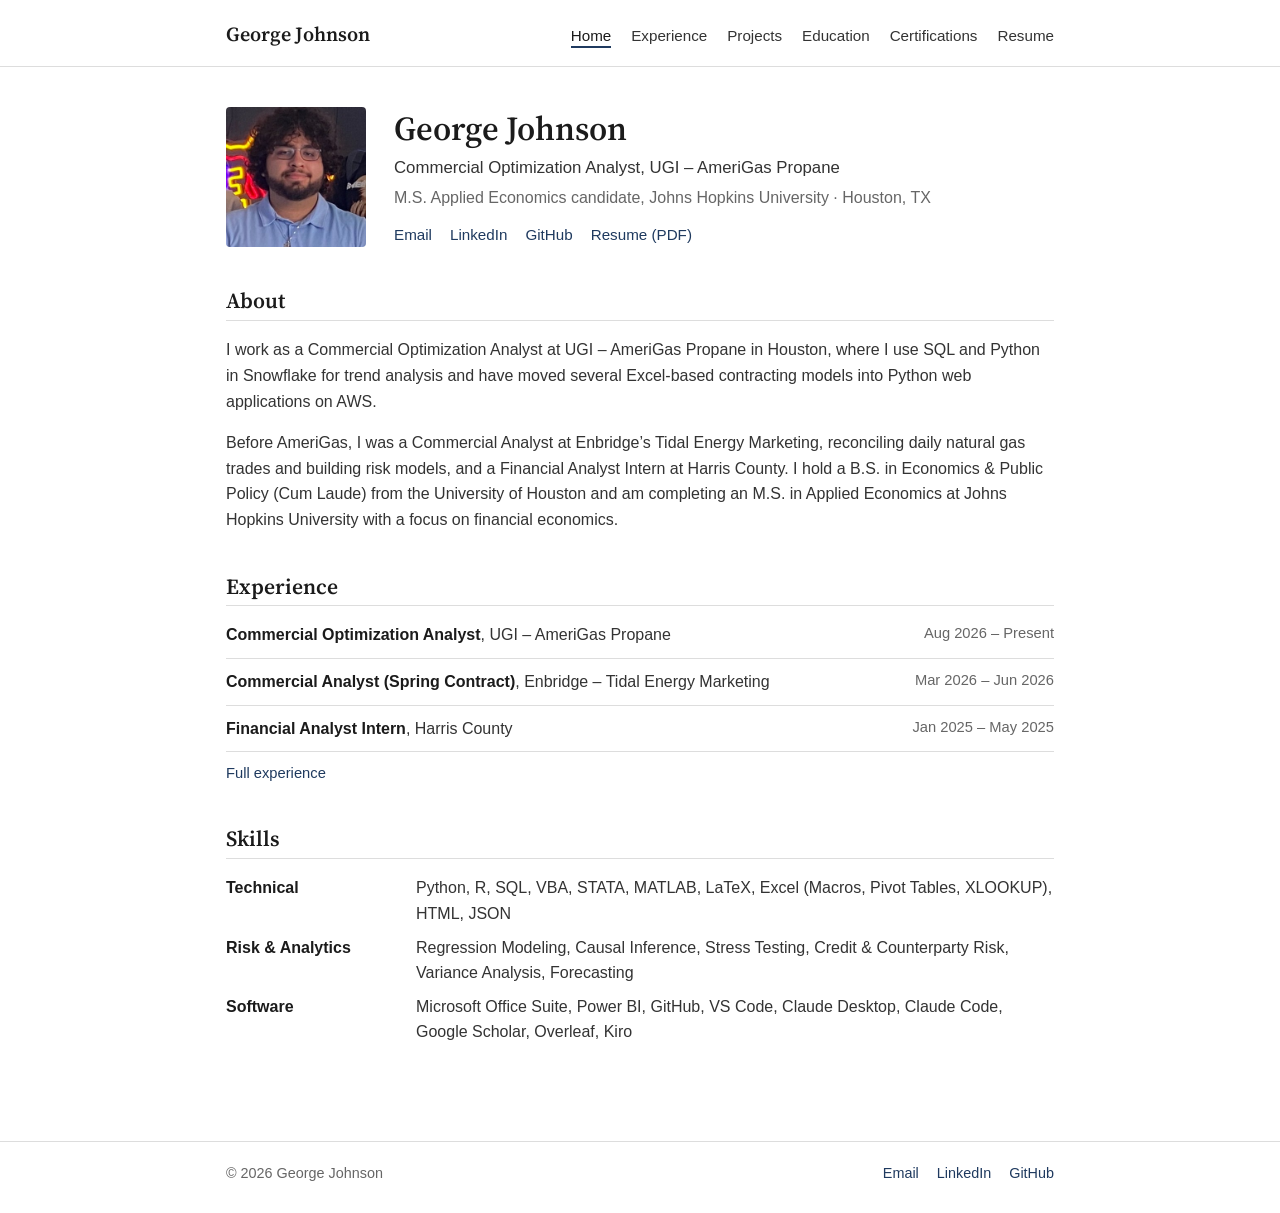
<file: index.html>
<!DOCTYPE html>
<html lang="en">
<head>
  <meta charset="UTF-8" />
  <meta name="viewport" content="width=device-width, initial-scale=1.0" />
  <title>George Johnson</title>
  <meta name="description" content="George Johnson — Commercial Optimization Analyst at UGI–AmeriGas Propane and M.S. Applied Economics candidate at Johns Hopkins University. Houston, TX." />
  <link rel="icon" href="data:image/svg+xml,%3Csvg xmlns='http://www.w3.org/2000/svg' viewBox='0 0 64 64'%3E%3Crect width='64' height='64' rx='6' fill='%231f3a5f'/%3E%3Ctext x='50%25' y='55%25' font-family='Georgia' font-size='30' fill='white' text-anchor='middle' dominant-baseline='middle'%3EGJ%3C/text%3E%3C/svg%3E" />
  <link rel="preconnect" href="https://fonts.googleapis.com" />
  <link rel="preconnect" href="https://fonts.gstatic.com" crossorigin />
  <link href="https://fonts.googleapis.com/css2?family=Source+Serif+4:wght@400;600&display=swap" rel="stylesheet" />
  <link rel="stylesheet" href="assets/css/style.css" />
</head>
<body>
  <a class="skip-link" href="#main">Skip to content</a>

  <header class="site-header">
    <div class="container">
      <a class="site-name" href="index.html">George Johnson</a>
      <nav class="site-nav" aria-label="Main">
        <ul>
          <li><a href="index.html">Home</a></li>
          <li><a href="experience.html">Experience</a></li>
          <li><a href="projects.html">Projects</a></li>
          <li><a href="education.html">Education</a></li>
          <li><a href="certifications.html">Certifications</a></li>
          <li><a href="resume.html">Resume</a></li>
        </ul>
      </nav>
    </div>
  </header>

  <main id="main">
    <div class="container">

      <section class="intro">
        <img src="assets/img/profile.jpg" alt="George Johnson" />
        <div>
          <h1>George Johnson</h1>
          <p class="role">Commercial Optimization Analyst, UGI &ndash; AmeriGas Propane</p>
          <p class="location">M.S. Applied Economics candidate, Johns Hopkins University &middot; Houston, TX</p>
          <p class="contact-links">
            <a href="mailto:george.johnson022004@gmail.com">Email</a>
            <a href="https://www.linkedin.com/in/george-thomas-johnson/" target="_blank" rel="noopener">LinkedIn</a>
            <a href="https://github.com/GeorgeJohnson04" target="_blank" rel="noopener">GitHub</a>
            <a href="assets/Resume_JohnsonGeorge.pdf" target="_blank" rel="noopener">Resume (PDF)</a>
          </p>
        </div>
      </section>

      <section class="section">
        <h2>About</h2>
        <p>
          I work as a Commercial Optimization Analyst at UGI &ndash; AmeriGas Propane in Houston, where I use
          SQL and Python in Snowflake for trend analysis and have moved several Excel-based contracting models
          into Python web applications on AWS.
        </p>
        <p>
          Before AmeriGas, I was a Commercial Analyst at Enbridge&rsquo;s Tidal Energy Marketing, reconciling daily
          natural gas trades and building risk models, and a Financial Analyst Intern at Harris County. I hold a
          B.S. in Economics &amp; Public Policy (Cum Laude) from the University of Houston and am completing an
          M.S. in Applied Economics at Johns Hopkins University with a focus on financial economics.
        </p>
      </section>

      <section class="section">
        <h2>Experience</h2>
        <ul class="summary-list">
          <li>
            <span class="what"><strong>Commercial Optimization Analyst</strong>, UGI &ndash; AmeriGas Propane</span>
            <span class="when">Aug 2026 &ndash; Present</span>
          </li>
          <li>
            <span class="what"><strong>Commercial Analyst (Spring Contract)</strong>, Enbridge &ndash; Tidal Energy Marketing</span>
            <span class="when">Mar 2026 &ndash; Jun 2026</span>
          </li>
          <li>
            <span class="what"><strong>Financial Analyst Intern</strong>, Harris County</span>
            <span class="when">Jan 2025 &ndash; May 2025</span>
          </li>
        </ul>
        <p class="entry-links"><a href="experience.html">Full experience</a></p>
      </section>

      <section class="section">
        <h2>Skills</h2>
        <dl class="skills">
          <dt>Technical</dt>
          <dd>Python, R, SQL, VBA, STATA, MATLAB, LaTeX, Excel (Macros, Pivot Tables, XLOOKUP), HTML, JSON</dd>
          <dt>Risk &amp; Analytics</dt>
          <dd>Regression Modeling, Causal Inference, Stress Testing, Credit &amp; Counterparty Risk, Variance Analysis, Forecasting</dd>
          <dt>Software</dt>
          <dd>Microsoft Office Suite, Power BI, GitHub, VS Code, Claude Desktop, Claude Code, Google Scholar, Overleaf, Kiro</dd>
        </dl>
      </section>

    </div>
  </main>

  <footer class="site-footer">
    <div class="container">
      <span>&copy; <span id="year">2026</span> George Johnson</span>
      <span class="footer-links">
        <a href="mailto:george.johnson022004@gmail.com">Email</a>
        <a href="https://www.linkedin.com/in/george-thomas-johnson/" target="_blank" rel="noopener">LinkedIn</a>
        <a href="https://github.com/GeorgeJohnson04" target="_blank" rel="noopener">GitHub</a>
      </span>
    </div>
  </footer>

  <script src="assets/js/main.js" defer></script>
</body>
</html>
</file>
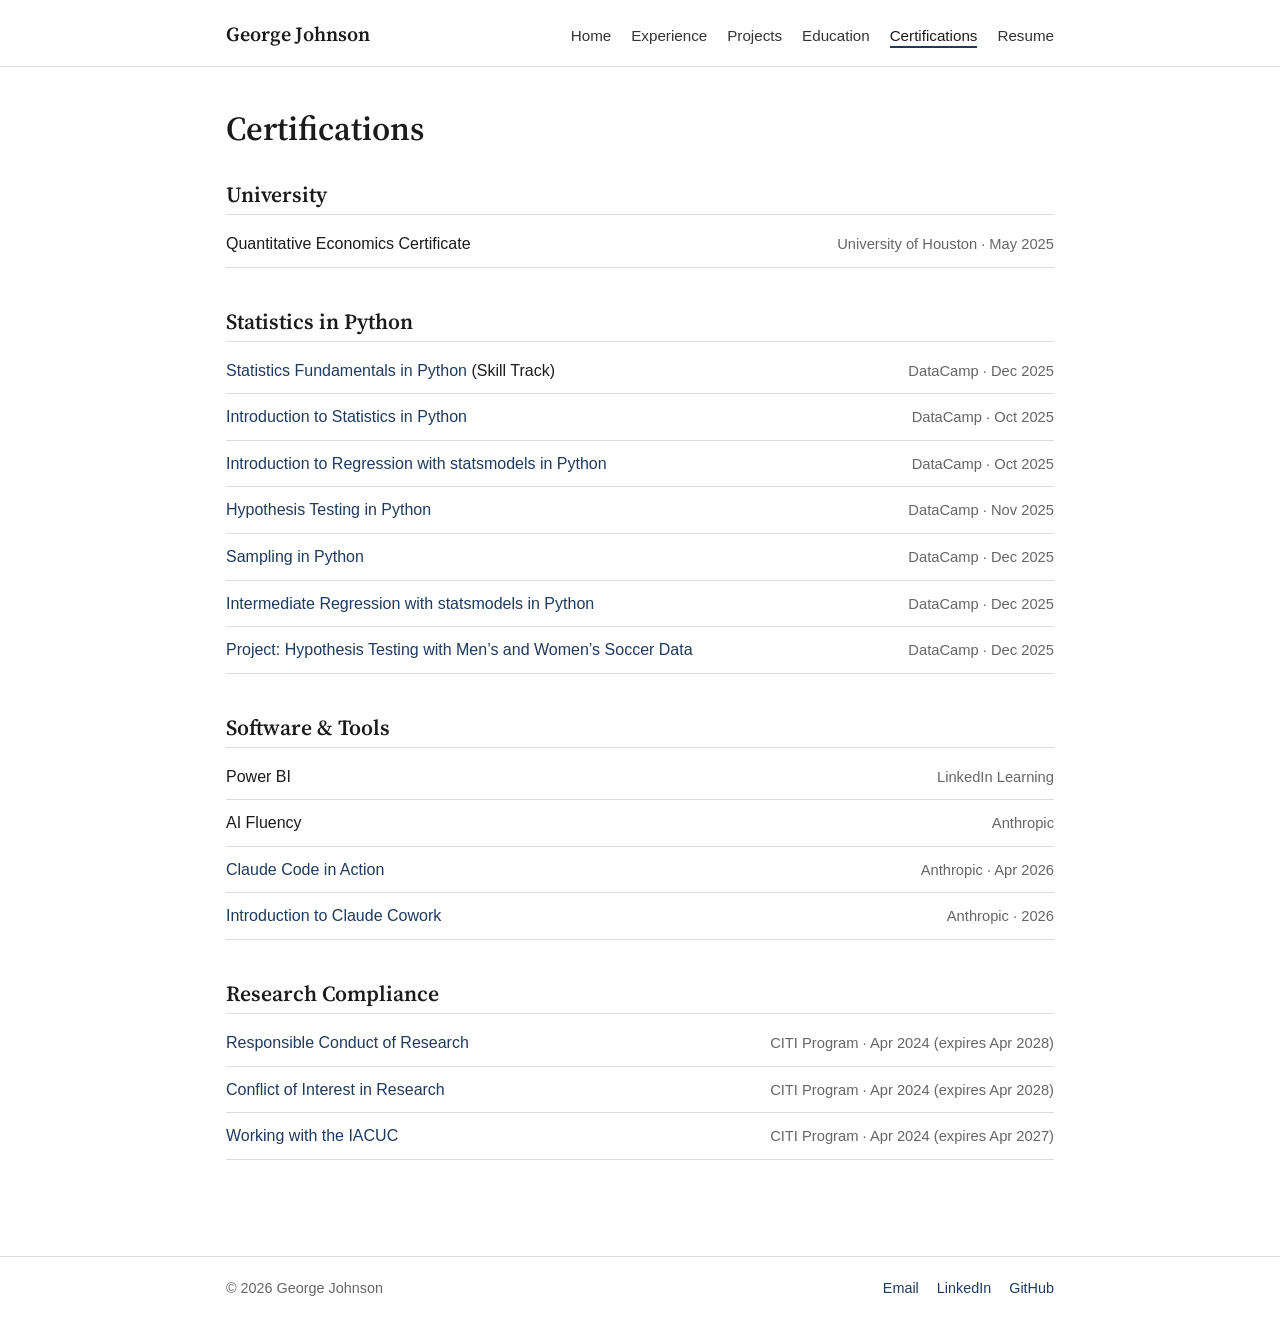
<file: certifications.html>
<!DOCTYPE html>
<html lang="en">
<head>
  <meta charset="UTF-8" />
  <meta name="viewport" content="width=device-width, initial-scale=1.0" />
  <title>Certifications — George Johnson</title>
  <meta name="description" content="Certifications of George Johnson — Quantitative Economics (University of Houston), DataCamp statistics in Python, Power BI, Anthropic, and CITI research compliance." />
  <link rel="icon" href="data:image/svg+xml,%3Csvg xmlns='http://www.w3.org/2000/svg' viewBox='0 0 64 64'%3E%3Crect width='64' height='64' rx='6' fill='%231f3a5f'/%3E%3Ctext x='50%25' y='55%25' font-family='Georgia' font-size='30' fill='white' text-anchor='middle' dominant-baseline='middle'%3EGJ%3C/text%3E%3C/svg%3E" />
  <link rel="preconnect" href="https://fonts.googleapis.com" />
  <link rel="preconnect" href="https://fonts.gstatic.com" crossorigin />
  <link href="https://fonts.googleapis.com/css2?family=Source+Serif+4:wght@400;600&display=swap" rel="stylesheet" />
  <link rel="stylesheet" href="assets/css/style.css" />
</head>
<body>
  <a class="skip-link" href="#main">Skip to content</a>

  <header class="site-header">
    <div class="container">
      <a class="site-name" href="index.html">George Johnson</a>
      <nav class="site-nav" aria-label="Main">
        <ul>
          <li><a href="index.html">Home</a></li>
          <li><a href="experience.html">Experience</a></li>
          <li><a href="projects.html">Projects</a></li>
          <li><a href="education.html">Education</a></li>
          <li><a href="certifications.html">Certifications</a></li>
          <li><a href="resume.html">Resume</a></li>
        </ul>
      </nav>
    </div>
  </header>

  <main id="main">
    <div class="container">

      <div class="page-title">
        <h1>Certifications</h1>
      </div>

      <section class="section">
        <h2>University</h2>
        <ul class="cert-list">
          <li>
            <span class="cert-name">Quantitative Economics Certificate</span>
            <span class="cert-meta">University of Houston &middot; May 2025</span>
          </li>
        </ul>
      </section>

      <section class="section">
        <h2>Statistics in Python</h2>
        <ul class="cert-list">
          <li>
            <span class="cert-name"><a href="Certifications/Data%20Camp%20Statistics%20Fundementals%20in%20Python.pdf" target="_blank" rel="noopener">Statistics Fundamentals in Python</a> (Skill Track)</span>
            <span class="cert-meta">DataCamp &middot; Dec 2025</span>
          </li>
          <li>
            <span class="cert-name"><a href="Certifications/Introduction%20to%20Stats%20in%20Python.pdf" target="_blank" rel="noopener">Introduction to Statistics in Python</a></span>
            <span class="cert-meta">DataCamp &middot; Oct 2025</span>
          </li>
          <li>
            <span class="cert-name"><a href="Certifications/Regression%20with%20statsmodels%20in%20Python%20George%20-%20Data%20Camp.pdf" target="_blank" rel="noopener">Introduction to Regression with statsmodels in Python</a></span>
            <span class="cert-meta">DataCamp &middot; Oct 2025</span>
          </li>
          <li>
            <span class="cert-name"><a href="Certifications/Hypothesis%20Testing%20in%20Python.pdf" target="_blank" rel="noopener">Hypothesis Testing in Python</a></span>
            <span class="cert-meta">DataCamp &middot; Nov 2025</span>
          </li>
          <li>
            <span class="cert-name"><a href="Certifications/Sampling%20in%20Python.pdf" target="_blank" rel="noopener">Sampling in Python</a></span>
            <span class="cert-meta">DataCamp &middot; Dec 2025</span>
          </li>
          <li>
            <span class="cert-name"><a href="Certifications/Intermediate%20Regression%20with%20Stats%20Models%20in%20Python.pdf" target="_blank" rel="noopener">Intermediate Regression with statsmodels in Python</a></span>
            <span class="cert-meta">DataCamp &middot; Dec 2025</span>
          </li>
          <li>
            <span class="cert-name"><a href="Certifications/DataCamp%20Project%20Statistics%20in%20Python.pdf" target="_blank" rel="noopener">Project: Hypothesis Testing with Men&rsquo;s and Women&rsquo;s Soccer Data</a></span>
            <span class="cert-meta">DataCamp &middot; Dec 2025</span>
          </li>
        </ul>
      </section>

      <section class="section">
        <h2>Software &amp; Tools</h2>
        <ul class="cert-list">
          <li>
            <span class="cert-name">Power BI</span>
            <span class="cert-meta">LinkedIn Learning</span>
          </li>
          <li>
            <span class="cert-name">AI Fluency</span>
            <span class="cert-meta">Anthropic</span>
          </li>
          <li>
            <span class="cert-name"><a href="Certifications/Claude%20Code%20in%20Action.pdf" target="_blank" rel="noopener">Claude Code in Action</a></span>
            <span class="cert-meta">Anthropic &middot; Apr 2026</span>
          </li>
          <li>
            <span class="cert-name"><a href="Certifications/Intro%20to%20claude%20Cowork.pdf" target="_blank" rel="noopener">Introduction to Claude Cowork</a></span>
            <span class="cert-meta">Anthropic &middot; 2026</span>
          </li>
        </ul>
      </section>

      <section class="section">
        <h2>Research Compliance</h2>
        <ul class="cert-list">
          <li>
            <span class="cert-name"><a href="Certifications/Conduct%20of%20Research%20Certification%20George%20Johnson.pdf" target="_blank" rel="noopener">Responsible Conduct of Research</a></span>
            <span class="cert-meta">CITI Program &middot; Apr 2024 (expires Apr 2028)</span>
          </li>
          <li>
            <span class="cert-name"><a href="Certifications/Conflict%20of%20Interest%20Certification%20George%20Johnson.pdf" target="_blank" rel="noopener">Conflict of Interest in Research</a></span>
            <span class="cert-meta">CITI Program &middot; Apr 2024 (expires Apr 2028)</span>
          </li>
          <li>
            <span class="cert-name"><a href="Certifications/IACUC%20Certification%20George%20Johnson.pdf" target="_blank" rel="noopener">Working with the IACUC</a></span>
            <span class="cert-meta">CITI Program &middot; Apr 2024 (expires Apr 2027)</span>
          </li>
        </ul>
      </section>

    </div>
  </main>

  <footer class="site-footer">
    <div class="container">
      <span>&copy; <span id="year">2026</span> George Johnson</span>
      <span class="footer-links">
        <a href="mailto:george.johnson022004@gmail.com">Email</a>
        <a href="https://www.linkedin.com/in/george-thomas-johnson/" target="_blank" rel="noopener">LinkedIn</a>
        <a href="https://github.com/GeorgeJohnson04" target="_blank" rel="noopener">GitHub</a>
      </span>
    </div>
  </footer>

  <script src="assets/js/main.js" defer></script>
</body>
</html>
</file>
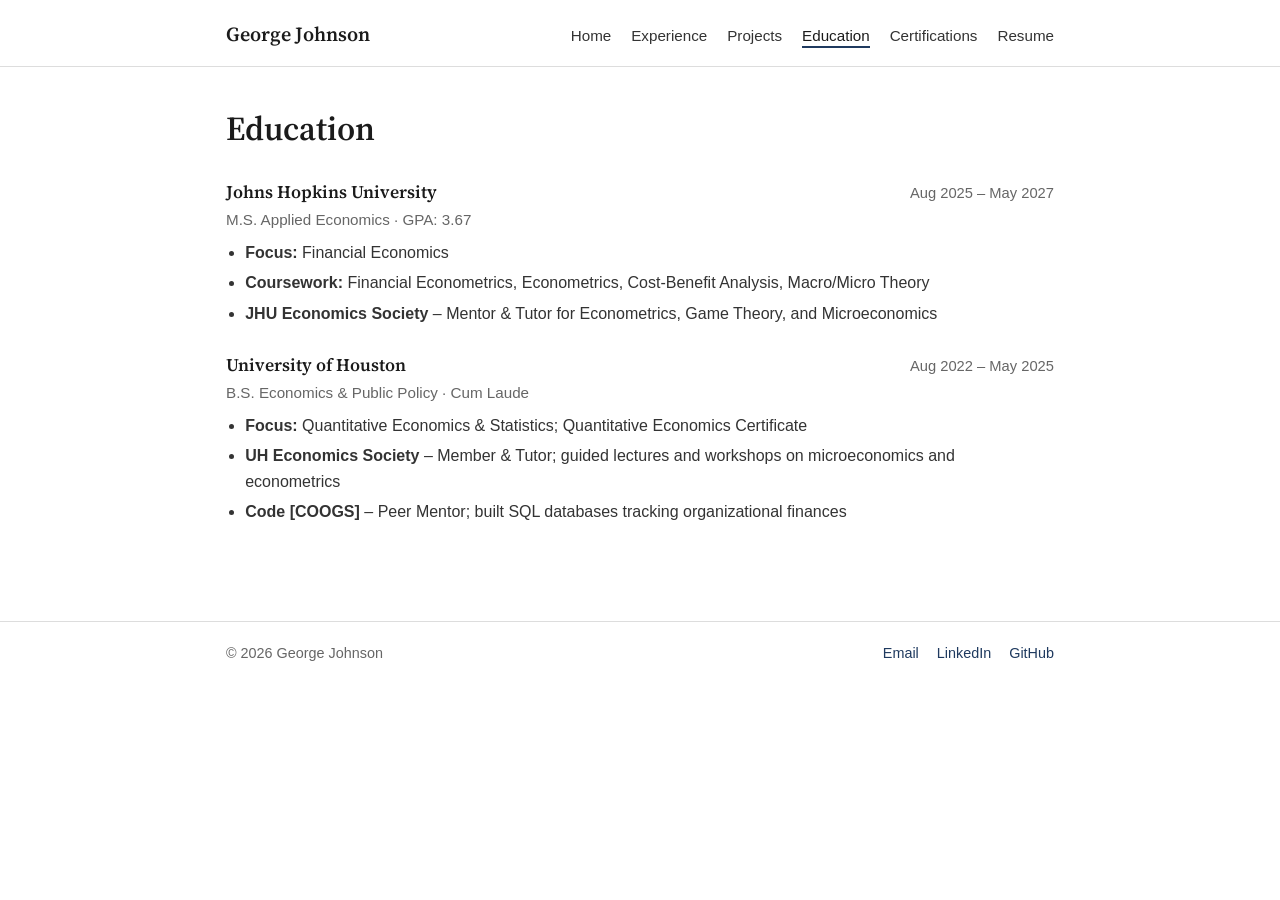
<file: education.html>
<!DOCTYPE html>
<html lang="en">
<head>
  <meta charset="UTF-8" />
  <meta name="viewport" content="width=device-width, initial-scale=1.0" />
  <title>Education — George Johnson</title>
  <meta name="description" content="Education of George Johnson — M.S. Applied Economics, Johns Hopkins University; B.S. Economics & Public Policy (Cum Laude), University of Houston." />
  <link rel="icon" href="data:image/svg+xml,%3Csvg xmlns='http://www.w3.org/2000/svg' viewBox='0 0 64 64'%3E%3Crect width='64' height='64' rx='6' fill='%231f3a5f'/%3E%3Ctext x='50%25' y='55%25' font-family='Georgia' font-size='30' fill='white' text-anchor='middle' dominant-baseline='middle'%3EGJ%3C/text%3E%3C/svg%3E" />
  <link rel="preconnect" href="https://fonts.googleapis.com" />
  <link rel="preconnect" href="https://fonts.gstatic.com" crossorigin />
  <link href="https://fonts.googleapis.com/css2?family=Source+Serif+4:wght@400;600&display=swap" rel="stylesheet" />
  <link rel="stylesheet" href="assets/css/style.css" />
</head>
<body>
  <a class="skip-link" href="#main">Skip to content</a>

  <header class="site-header">
    <div class="container">
      <a class="site-name" href="index.html">George Johnson</a>
      <nav class="site-nav" aria-label="Main">
        <ul>
          <li><a href="index.html">Home</a></li>
          <li><a href="experience.html">Experience</a></li>
          <li><a href="projects.html">Projects</a></li>
          <li><a href="education.html">Education</a></li>
          <li><a href="certifications.html">Certifications</a></li>
          <li><a href="resume.html">Resume</a></li>
        </ul>
      </nav>
    </div>
  </header>

  <main id="main">
    <div class="container">

      <div class="page-title">
        <h1>Education</h1>
      </div>

      <section class="section">
        <article class="entry">
          <div class="entry-head">
            <h3>Johns Hopkins University</h3>
            <span class="entry-dates">Aug 2025 &ndash; May 2027</span>
          </div>
          <p class="entry-sub">M.S. Applied Economics &middot; GPA: 3.67</p>
          <ul>
            <li><strong>Focus:</strong> Financial Economics</li>
            <li><strong>Coursework:</strong> Financial Econometrics, Econometrics, Cost-Benefit Analysis, Macro/Micro Theory</li>
            <li><strong>JHU Economics Society</strong> &ndash; Mentor &amp; Tutor for Econometrics, Game Theory, and Microeconomics</li>
          </ul>
        </article>

        <article class="entry">
          <div class="entry-head">
            <h3>University of Houston</h3>
            <span class="entry-dates">Aug 2022 &ndash; May 2025</span>
          </div>
          <p class="entry-sub">B.S. Economics &amp; Public Policy &middot; Cum Laude</p>
          <ul>
            <li><strong>Focus:</strong> Quantitative Economics &amp; Statistics; Quantitative Economics Certificate</li>
            <li><strong>UH Economics Society</strong> &ndash; Member &amp; Tutor; guided lectures and workshops on microeconomics and econometrics</li>
            <li><strong>Code [COOGS]</strong> &ndash; Peer Mentor; built SQL databases tracking organizational finances</li>
          </ul>
        </article>
      </section>

    </div>
  </main>

  <footer class="site-footer">
    <div class="container">
      <span>&copy; <span id="year">2026</span> George Johnson</span>
      <span class="footer-links">
        <a href="mailto:george.johnson022004@gmail.com">Email</a>
        <a href="https://www.linkedin.com/in/george-thomas-johnson/" target="_blank" rel="noopener">LinkedIn</a>
        <a href="https://github.com/GeorgeJohnson04" target="_blank" rel="noopener">GitHub</a>
      </span>
    </div>
  </footer>

  <script src="assets/js/main.js" defer></script>
</body>
</html>
</file>
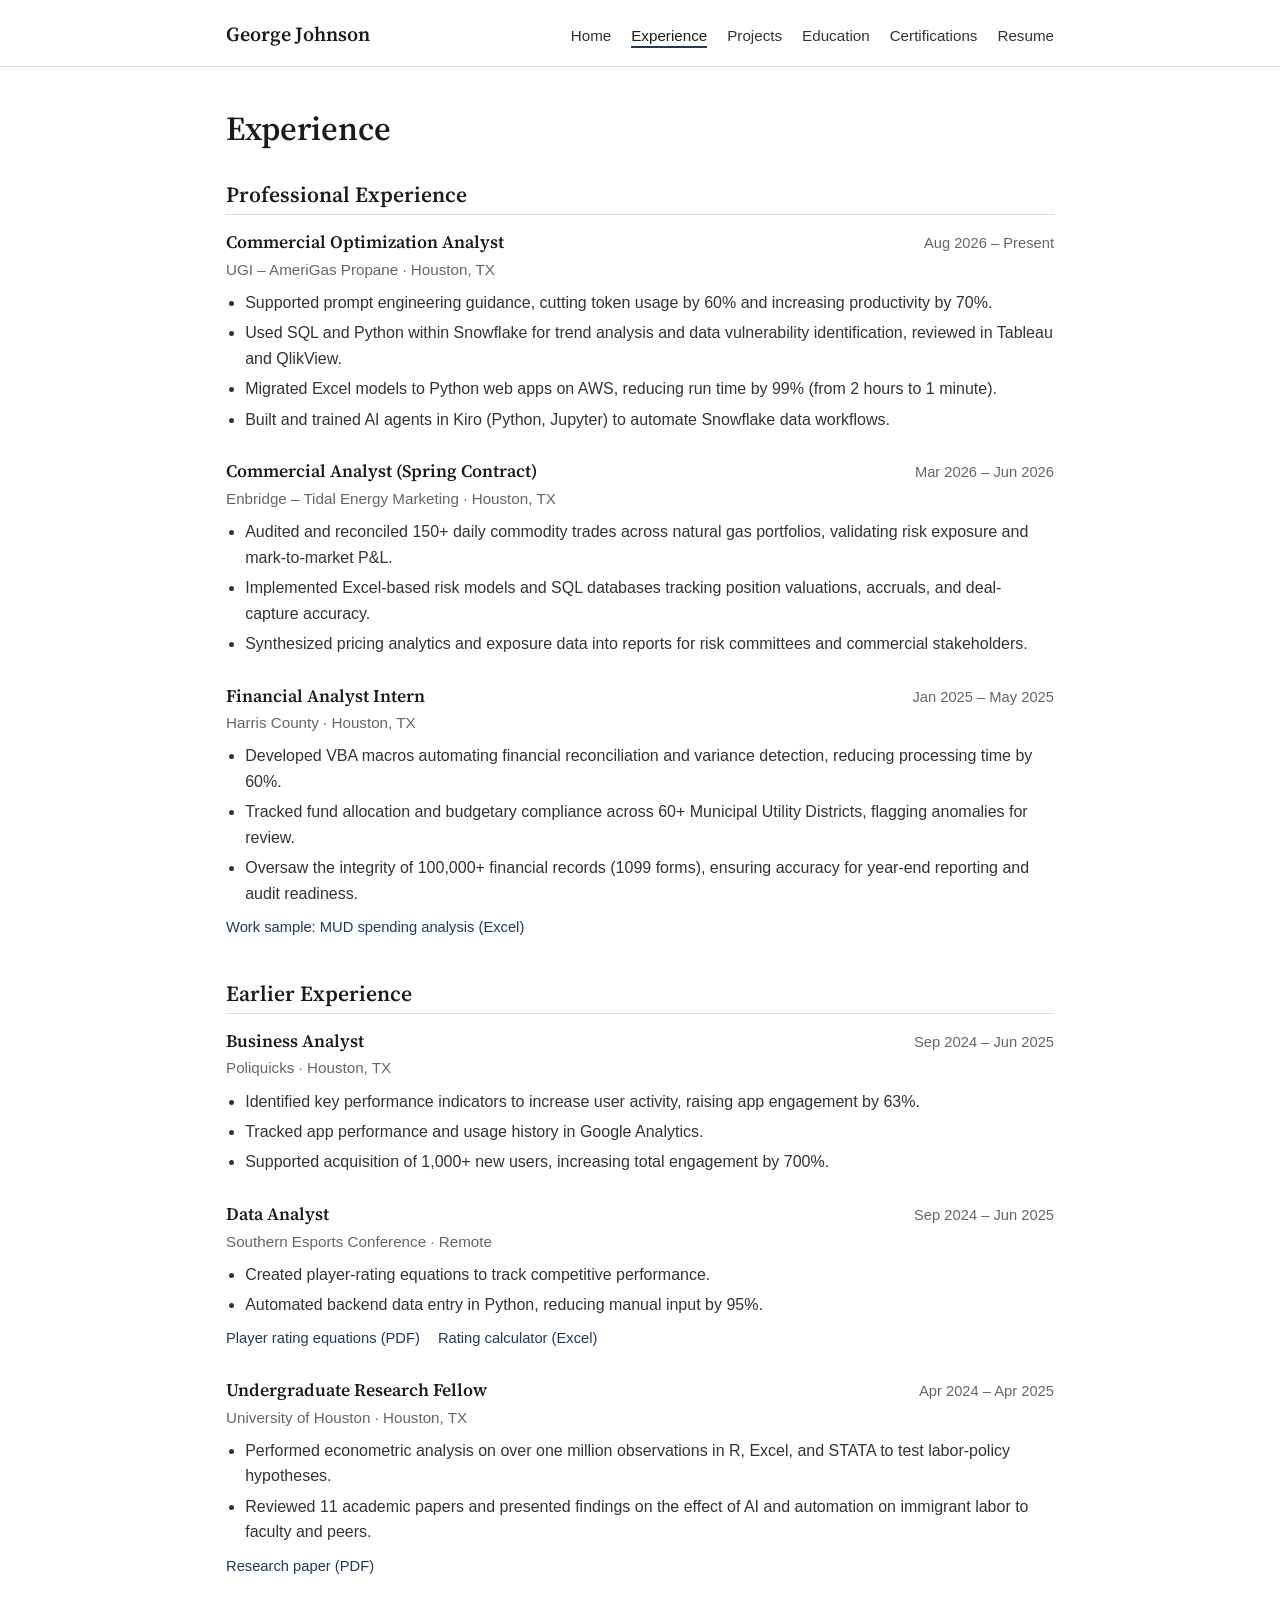
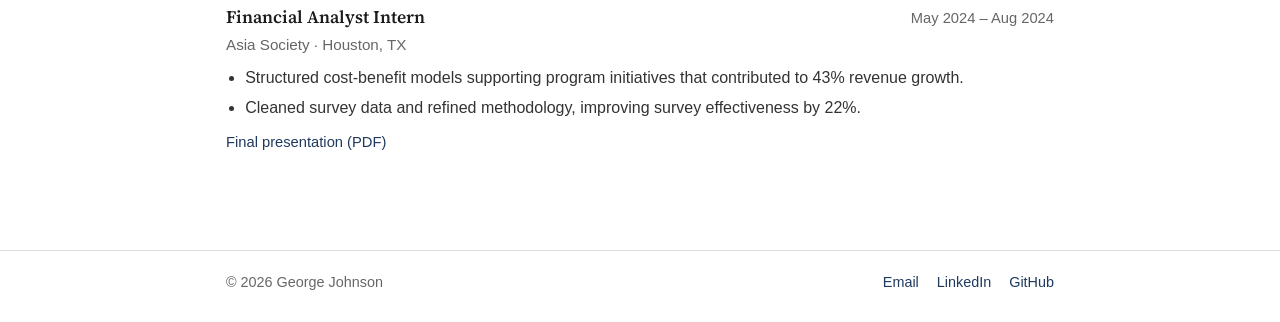
<file: experience.html>
<!DOCTYPE html>
<html lang="en">
<head>
  <meta charset="UTF-8" />
  <meta name="viewport" content="width=device-width, initial-scale=1.0" />
  <title>Experience — George Johnson</title>
  <meta name="description" content="Work experience of George Johnson — UGI–AmeriGas Propane, Enbridge Tidal Energy Marketing, and Harris County." />
  <link rel="icon" href="data:image/svg+xml,%3Csvg xmlns='http://www.w3.org/2000/svg' viewBox='0 0 64 64'%3E%3Crect width='64' height='64' rx='6' fill='%231f3a5f'/%3E%3Ctext x='50%25' y='55%25' font-family='Georgia' font-size='30' fill='white' text-anchor='middle' dominant-baseline='middle'%3EGJ%3C/text%3E%3C/svg%3E" />
  <link rel="preconnect" href="https://fonts.googleapis.com" />
  <link rel="preconnect" href="https://fonts.gstatic.com" crossorigin />
  <link href="https://fonts.googleapis.com/css2?family=Source+Serif+4:wght@400;600&display=swap" rel="stylesheet" />
  <link rel="stylesheet" href="assets/css/style.css" />
</head>
<body>
  <a class="skip-link" href="#main">Skip to content</a>

  <header class="site-header">
    <div class="container">
      <a class="site-name" href="index.html">George Johnson</a>
      <nav class="site-nav" aria-label="Main">
        <ul>
          <li><a href="index.html">Home</a></li>
          <li><a href="experience.html">Experience</a></li>
          <li><a href="projects.html">Projects</a></li>
          <li><a href="education.html">Education</a></li>
          <li><a href="certifications.html">Certifications</a></li>
          <li><a href="resume.html">Resume</a></li>
        </ul>
      </nav>
    </div>
  </header>

  <main id="main">
    <div class="container">

      <div class="page-title">
        <h1>Experience</h1>
      </div>

      <section class="section">
        <h2>Professional Experience</h2>

        <article class="entry">
          <div class="entry-head">
            <h3>Commercial Optimization Analyst</h3>
            <span class="entry-dates">Aug 2026 &ndash; Present</span>
          </div>
          <p class="entry-sub">UGI &ndash; AmeriGas Propane &middot; Houston, TX</p>
          <ul>
            <li>Supported prompt engineering guidance, cutting token usage by 60% and increasing productivity by 70%.</li>
            <li>Used SQL and Python within Snowflake for trend analysis and data vulnerability identification, reviewed in Tableau and QlikView.</li>
            <li>Migrated Excel models to Python web apps on AWS, reducing run time by 99% (from 2 hours to 1 minute).</li>
            <li>Built and trained AI agents in Kiro (Python, Jupyter) to automate Snowflake data workflows.</li>
          </ul>
        </article>

        <article class="entry">
          <div class="entry-head">
            <h3>Commercial Analyst (Spring Contract)</h3>
            <span class="entry-dates">Mar 2026 &ndash; Jun 2026</span>
          </div>
          <p class="entry-sub">Enbridge &ndash; Tidal Energy Marketing &middot; Houston, TX</p>
          <ul>
            <li>Audited and reconciled 150+ daily commodity trades across natural gas portfolios, validating risk exposure and mark-to-market P&amp;L.</li>
            <li>Implemented Excel-based risk models and SQL databases tracking position valuations, accruals, and deal-capture accuracy.</li>
            <li>Synthesized pricing analytics and exposure data into reports for risk committees and commercial stakeholders.</li>
          </ul>
        </article>

        <article class="entry">
          <div class="entry-head">
            <h3>Financial Analyst Intern</h3>
            <span class="entry-dates">Jan 2025 &ndash; May 2025</span>
          </div>
          <p class="entry-sub">Harris County &middot; Houston, TX</p>
          <ul>
            <li>Developed VBA macros automating financial reconciliation and variance detection, reducing processing time by 60%.</li>
            <li>Tracked fund allocation and budgetary compliance across 60+ Municipal Utility Districts, flagging anomalies for review.</li>
            <li>Oversaw the integrity of 100,000+ financial records (1099 forms), ensuring accuracy for year-end reporting and audit readiness.</li>
          </ul>
          <p class="entry-links">
            <a href="assets/work-samples/harris-county-mud-spending-analysis.xlsx" download>Work sample: MUD spending analysis (Excel)</a>
          </p>
        </article>
      </section>

      <section class="section">
        <h2>Earlier Experience</h2>

        <article class="entry">
          <div class="entry-head">
            <h3>Business Analyst</h3>
            <span class="entry-dates">Sep 2024 &ndash; Jun 2025</span>
          </div>
          <p class="entry-sub">Poliquicks &middot; Houston, TX</p>
          <ul>
            <li>Identified key performance indicators to increase user activity, raising app engagement by 63%.</li>
            <li>Tracked app performance and usage history in Google Analytics.</li>
            <li>Supported acquisition of 1,000+ new users, increasing total engagement by 700%.</li>
          </ul>
        </article>

        <article class="entry">
          <div class="entry-head">
            <h3>Data Analyst</h3>
            <span class="entry-dates">Sep 2024 &ndash; Jun 2025</span>
          </div>
          <p class="entry-sub">Southern Esports Conference &middot; Remote</p>
          <ul>
            <li>Created player-rating equations to track competitive performance.</li>
            <li>Automated backend data entry in Python, reducing manual input by 95%.</li>
          </ul>
          <p class="entry-links">
            <a href="assets/work-samples/sec-player-rating-equations.pdf" target="_blank" rel="noopener">Player rating equations (PDF)</a>
            <a href="assets/work-samples/sec-player-rating-calculator.xlsx" download>Rating calculator (Excel)</a>
          </p>
        </article>

        <article class="entry">
          <div class="entry-head">
            <h3>Undergraduate Research Fellow</h3>
            <span class="entry-dates">Apr 2024 &ndash; Apr 2025</span>
          </div>
          <p class="entry-sub">University of Houston &middot; Houston, TX</p>
          <ul>
            <li>Performed econometric analysis on over one million observations in R, Excel, and STATA to test labor-policy hypotheses.</li>
            <li>Reviewed 11 academic papers and presented findings on the effect of AI and automation on immigrant labor to faculty and peers.</li>
          </ul>
          <p class="entry-links">
            <a href="assets/work-samples/ai-automation-foreign-labor-research.pdf" target="_blank" rel="noopener">Research paper (PDF)</a>
          </p>
        </article>

        <article class="entry">
          <div class="entry-head">
            <h3>Financial Analyst Intern</h3>
            <span class="entry-dates">May 2024 &ndash; Aug 2024</span>
          </div>
          <p class="entry-sub">Asia Society &middot; Houston, TX</p>
          <ul>
            <li>Structured cost-benefit models supporting program initiatives that contributed to 43% revenue growth.</li>
            <li>Cleaned survey data and refined methodology, improving survey effectiveness by 22%.</li>
          </ul>
          <p class="entry-links">
            <a href="assets/work-samples/asia-society-final-presentation.pdf" target="_blank" rel="noopener">Final presentation (PDF)</a>
          </p>
        </article>
      </section>

    </div>
  </main>

  <footer class="site-footer">
    <div class="container">
      <span>&copy; <span id="year">2026</span> George Johnson</span>
      <span class="footer-links">
        <a href="mailto:george.johnson022004@gmail.com">Email</a>
        <a href="https://www.linkedin.com/in/george-thomas-johnson/" target="_blank" rel="noopener">LinkedIn</a>
        <a href="https://github.com/GeorgeJohnson04" target="_blank" rel="noopener">GitHub</a>
      </span>
    </div>
  </footer>

  <script src="assets/js/main.js" defer></script>
</body>
</html>
</file>
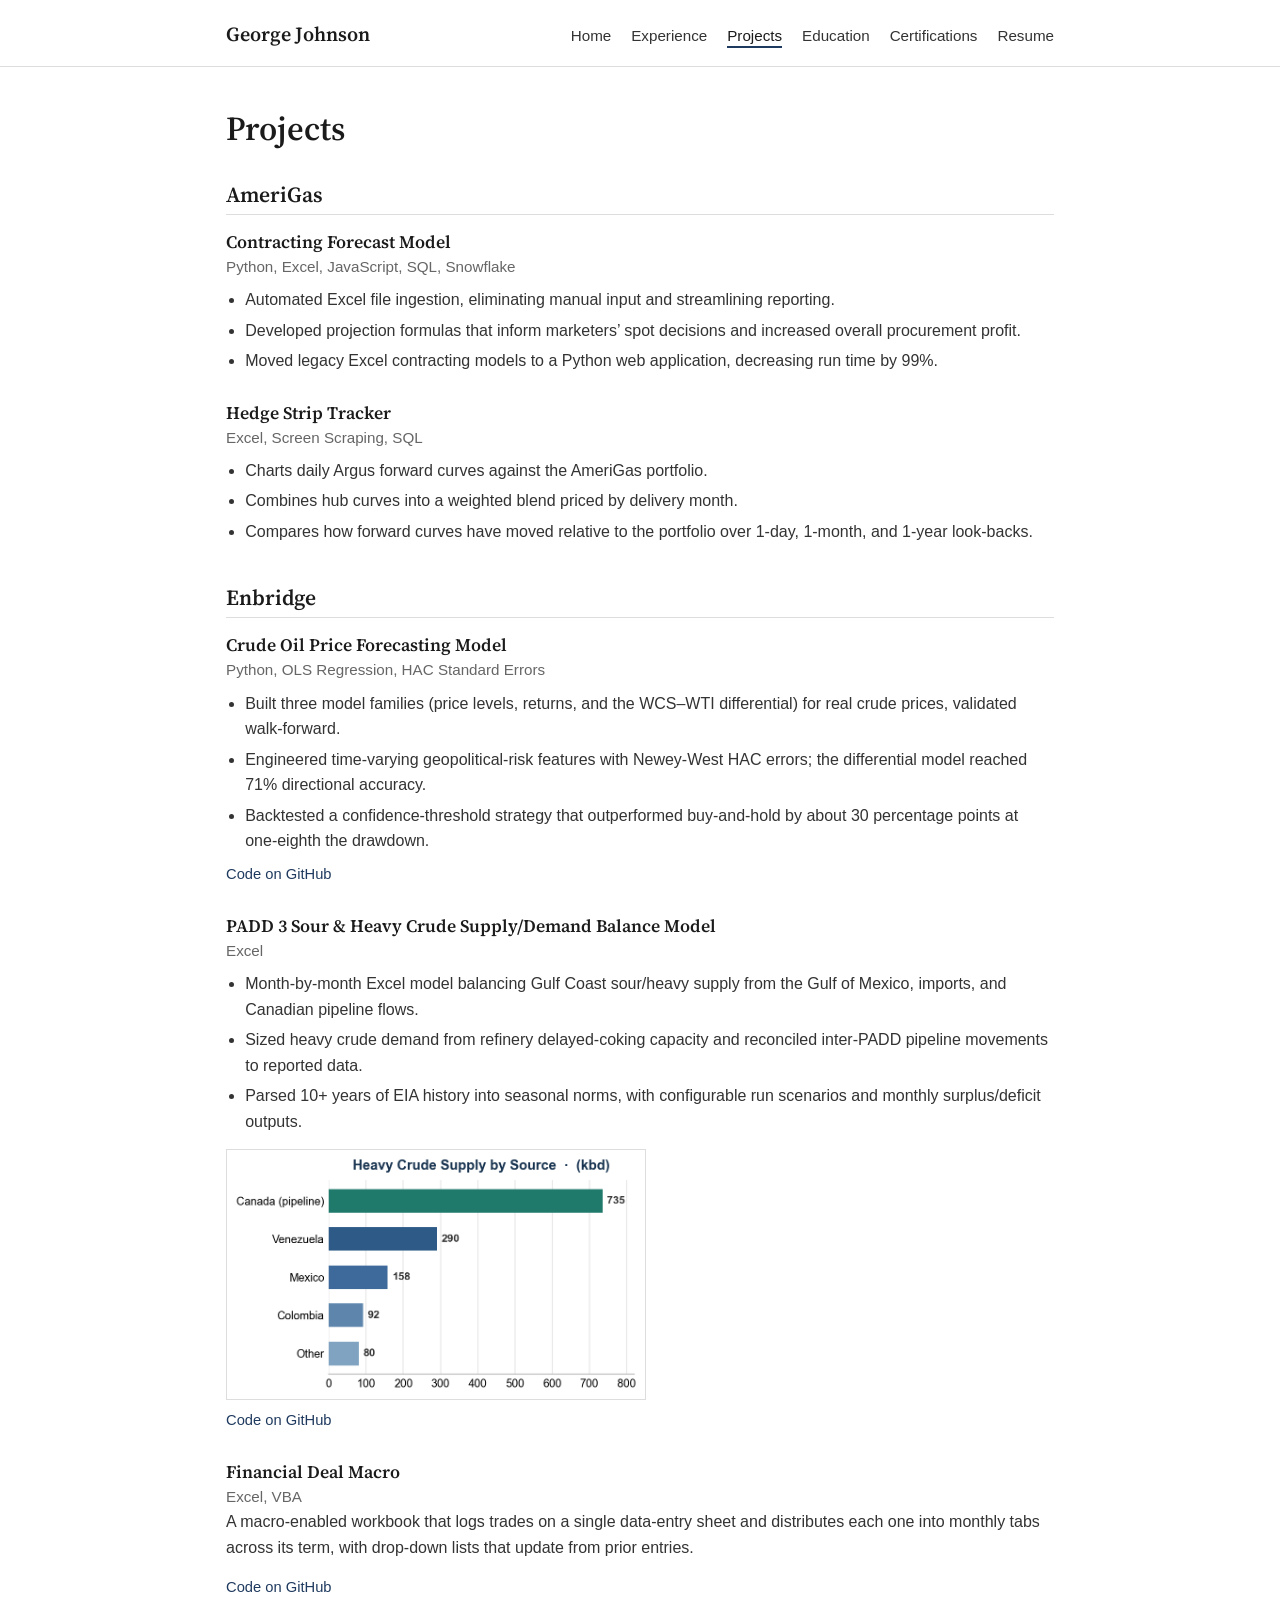
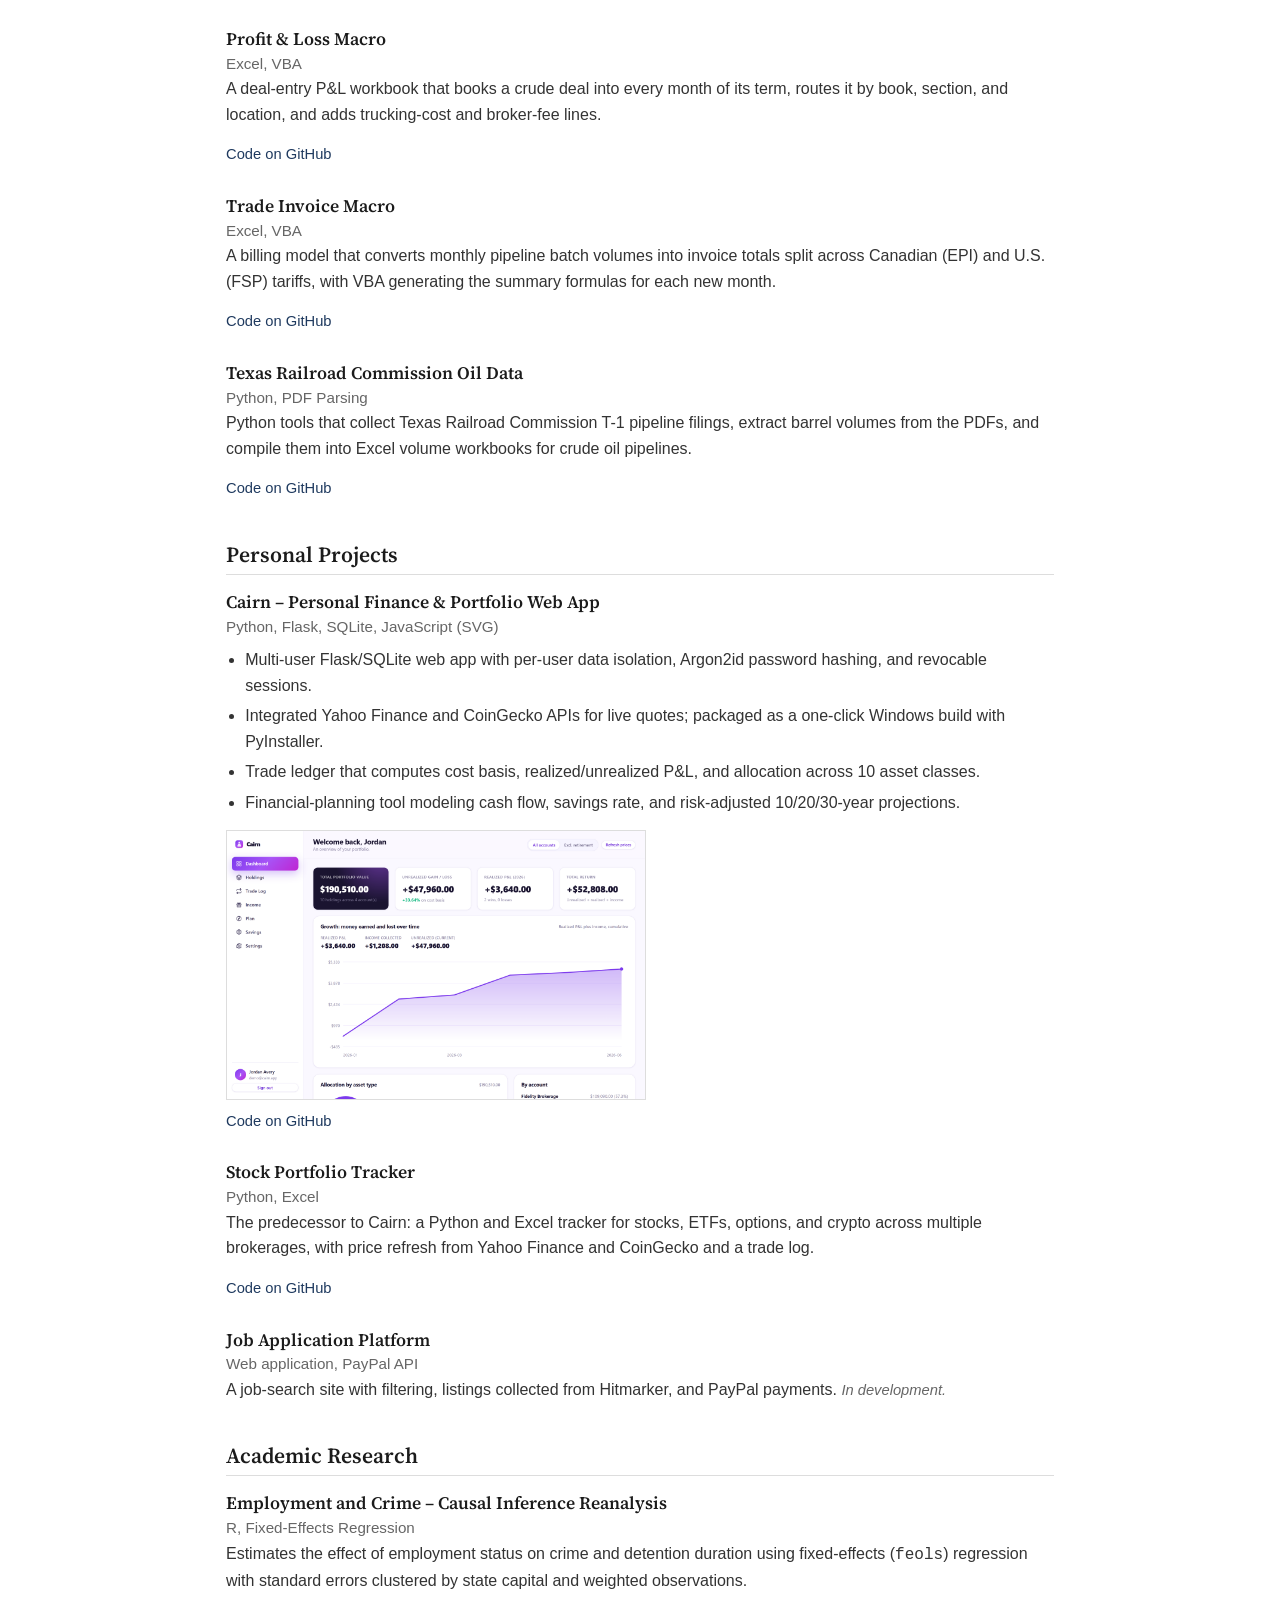
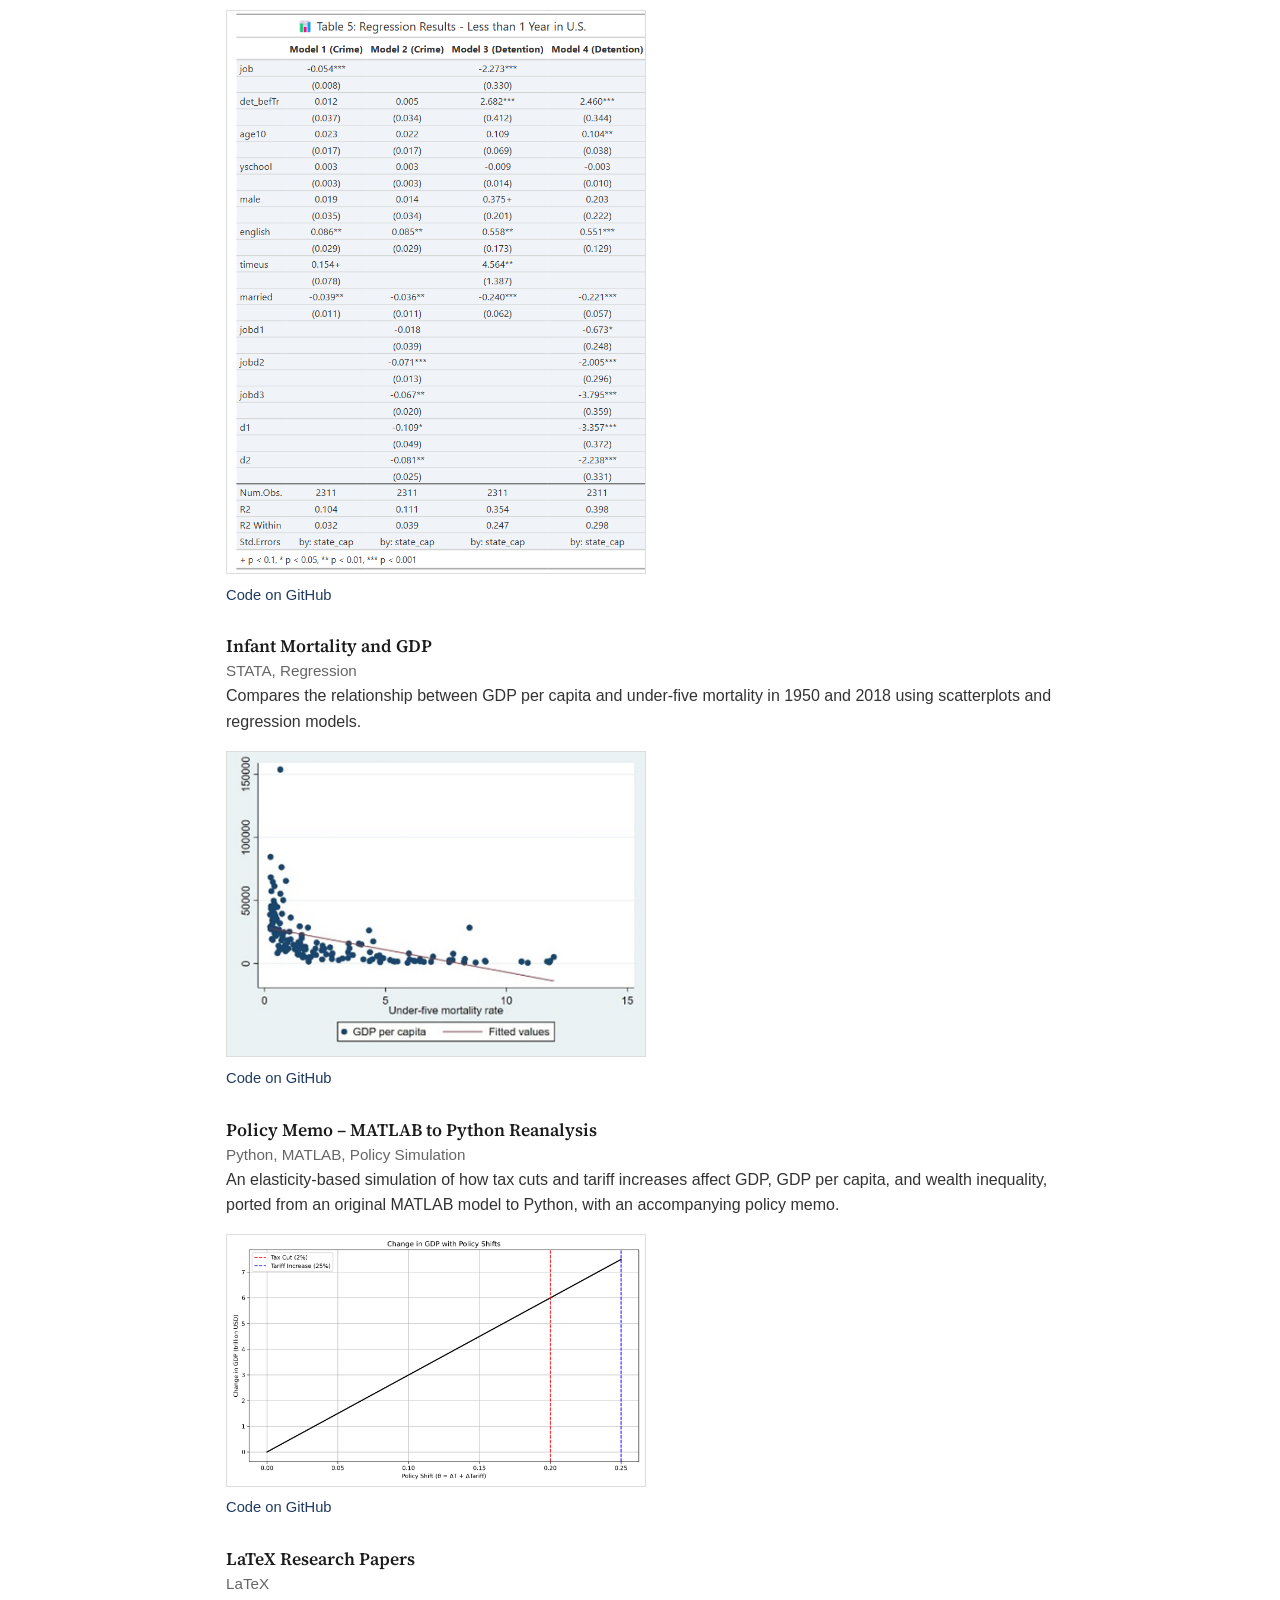
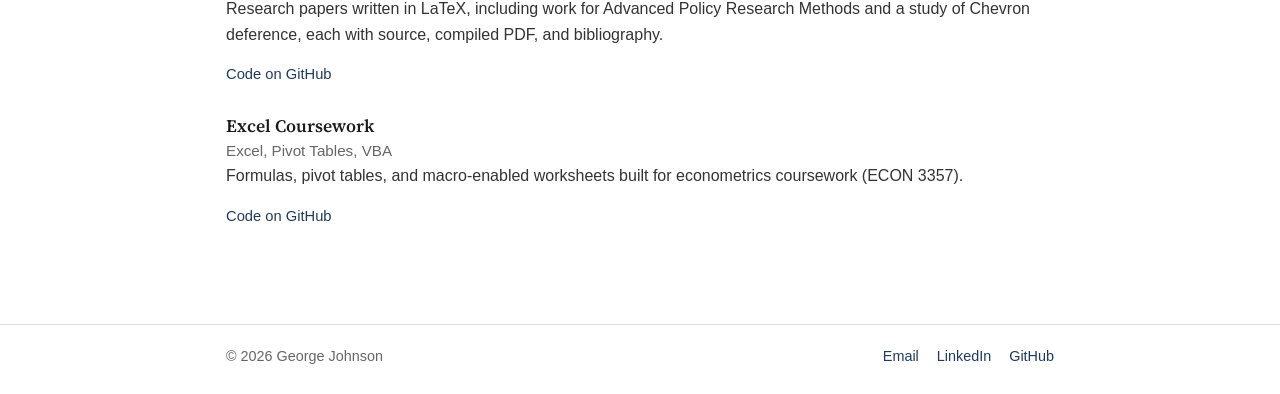
<file: projects.html>
<!DOCTYPE html>
<html lang="en">
<head>
  <meta charset="UTF-8" />
  <meta name="viewport" content="width=device-width, initial-scale=1.0" />
  <title>Projects — George Johnson</title>
  <meta name="description" content="Projects by George Johnson — forecasting and hedging models at AmeriGas, crude oil and supply/demand models at Enbridge, a personal finance web app, and econometric research." />
  <link rel="icon" href="data:image/svg+xml,%3Csvg xmlns='http://www.w3.org/2000/svg' viewBox='0 0 64 64'%3E%3Crect width='64' height='64' rx='6' fill='%231f3a5f'/%3E%3Ctext x='50%25' y='55%25' font-family='Georgia' font-size='30' fill='white' text-anchor='middle' dominant-baseline='middle'%3EGJ%3C/text%3E%3C/svg%3E" />
  <link rel="preconnect" href="https://fonts.googleapis.com" />
  <link rel="preconnect" href="https://fonts.gstatic.com" crossorigin />
  <link href="https://fonts.googleapis.com/css2?family=Source+Serif+4:wght@400;600&display=swap" rel="stylesheet" />
  <link rel="stylesheet" href="assets/css/style.css" />
</head>
<body>
  <a class="skip-link" href="#main">Skip to content</a>

  <header class="site-header">
    <div class="container">
      <a class="site-name" href="index.html">George Johnson</a>
      <nav class="site-nav" aria-label="Main">
        <ul>
          <li><a href="index.html">Home</a></li>
          <li><a href="experience.html">Experience</a></li>
          <li><a href="projects.html">Projects</a></li>
          <li><a href="education.html">Education</a></li>
          <li><a href="certifications.html">Certifications</a></li>
          <li><a href="resume.html">Resume</a></li>
        </ul>
      </nav>
    </div>
  </header>

  <main id="main">
    <div class="container">

      <div class="page-title">
        <h1>Projects</h1>
      </div>

      <!-- AmeriGas -->
      <section class="section">
        <h2>AmeriGas</h2>

        <article class="entry">
          <h3>Contracting Forecast Model</h3>
          <p class="entry-sub">Python, Excel, JavaScript, SQL, Snowflake</p>
          <ul>
            <li>Automated Excel file ingestion, eliminating manual input and streamlining reporting.</li>
            <li>Developed projection formulas that inform marketers&rsquo; spot decisions and increased overall procurement profit.</li>
            <li>Moved legacy Excel contracting models to a Python web application, decreasing run time by 99%.</li>
          </ul>
        </article>

        <article class="entry">
          <h3>Hedge Strip Tracker</h3>
          <p class="entry-sub">Excel, Screen Scraping, SQL</p>
          <ul>
            <li>Charts daily Argus forward curves against the AmeriGas portfolio.</li>
            <li>Combines hub curves into a weighted blend priced by delivery month.</li>
            <li>Compares how forward curves have moved relative to the portfolio over 1-day, 1-month, and 1-year look-backs.</li>
          </ul>
        </article>
      </section>

      <!-- Enbridge -->
      <section class="section">
        <h2>Enbridge</h2>

        <article class="entry">
          <h3>Crude Oil Price Forecasting Model</h3>
          <p class="entry-sub">Python, OLS Regression, HAC Standard Errors</p>
          <ul>
            <li>Built three model families (price levels, returns, and the WCS&ndash;WTI differential) for real crude prices, validated walk-forward.</li>
            <li>Engineered time-varying geopolitical-risk features with Newey-West HAC errors; the differential model reached 71% directional accuracy.</li>
            <li>Backtested a confidence-threshold strategy that outperformed buy-and-hold by about 30 percentage points at one-eighth the drawdown.</li>
          </ul>
          <p class="entry-links">
            <a href="https://github.com/GeorgeJohnson04/OLS-Crude-Oil-Model-Enbridge" target="_blank" rel="noopener">Code on GitHub</a>
          </p>
        </article>

        <article class="entry">
          <h3>PADD 3 Sour &amp; Heavy Crude Supply/Demand Balance Model</h3>
          <p class="entry-sub">Excel</p>
          <ul>
            <li>Month-by-month Excel model balancing Gulf Coast sour/heavy supply from the Gulf of Mexico, imports, and Canadian pipeline flows.</li>
            <li>Sized heavy crude demand from refinery delayed-coking capacity and reconciled inter-PADD pipeline movements to reported data.</li>
            <li>Parsed 10+ years of EIA history into seasonal norms, with configurable run scenarios and monthly surplus/deficit outputs.</li>
          </ul>
          <img class="entry-fig" src="assets/img/projects/padd3.png" alt="PADD 3 supply and demand chart" loading="lazy" />
          <p class="entry-links">
            <a href="https://github.com/GeorgeJohnson04/PADD-3-Supply-Demand-Balance-Model-Enbridge" target="_blank" rel="noopener">Code on GitHub</a>
          </p>
        </article>

        <article class="entry">
          <h3>Financial Deal Macro</h3>
          <p class="entry-sub">Excel, VBA</p>
          <p>A macro-enabled workbook that logs trades on a single data-entry sheet and distributes each one into monthly tabs across its term, with drop-down lists that update from prior entries.</p>
          <p class="entry-links">
            <a href="https://github.com/GeorgeJohnson04/Financial-Deal-Macro-Enbridge" target="_blank" rel="noopener">Code on GitHub</a>
          </p>
        </article>

        <article class="entry">
          <h3>Profit &amp; Loss Macro</h3>
          <p class="entry-sub">Excel, VBA</p>
          <p>A deal-entry P&amp;L workbook that books a crude deal into every month of its term, routes it by book, section, and location, and adds trucking-cost and broker-fee lines.</p>
          <p class="entry-links">
            <a href="https://github.com/GeorgeJohnson04/Enbridge-PNL-Macro" target="_blank" rel="noopener">Code on GitHub</a>
          </p>
        </article>

        <article class="entry">
          <h3>Trade Invoice Macro</h3>
          <p class="entry-sub">Excel, VBA</p>
          <p>A billing model that converts monthly pipeline batch volumes into invoice totals split across Canadian (EPI) and U.S. (FSP) tariffs, with VBA generating the summary formulas for each new month.</p>
          <p class="entry-links">
            <a href="https://github.com/GeorgeJohnson04/Trade-Invoice-Macro-Enbridge" target="_blank" rel="noopener">Code on GitHub</a>
          </p>
        </article>

        <article class="entry">
          <h3>Texas Railroad Commission Oil Data</h3>
          <p class="entry-sub">Python, PDF Parsing</p>
          <p>Python tools that collect Texas Railroad Commission T-1 pipeline filings, extract barrel volumes from the PDFs, and compile them into Excel volume workbooks for crude oil pipelines.</p>
          <p class="entry-links">
            <a href="https://github.com/GeorgeJohnson04/Texas-Railroad-Commission-Oil-Data-Enbridge" target="_blank" rel="noopener">Code on GitHub</a>
          </p>
        </article>
      </section>

      <!-- Personal -->
      <section class="section">
        <h2>Personal Projects</h2>

        <article class="entry">
          <h3>Cairn &ndash; Personal Finance &amp; Portfolio Web App</h3>
          <p class="entry-sub">Python, Flask, SQLite, JavaScript (SVG)</p>
          <ul>
            <li>Multi-user Flask/SQLite web app with per-user data isolation, Argon2id password hashing, and revocable sessions.</li>
            <li>Integrated Yahoo Finance and CoinGecko APIs for live quotes; packaged as a one-click Windows build with PyInstaller.</li>
            <li>Trade ledger that computes cost basis, realized/unrealized P&amp;L, and allocation across 10 asset classes.</li>
            <li>Financial-planning tool modeling cash flow, savings rate, and risk-adjusted 10/20/30-year projections.</li>
          </ul>
          <img class="entry-fig" src="assets/img/projects/cairnfinance.png" alt="Cairn dashboard" loading="lazy" />
          <p class="entry-links">
            <a href="https://github.com/GeorgeJohnson04/CairnFinance-App" target="_blank" rel="noopener">Code on GitHub</a>
          </p>
        </article>

        <article class="entry">
          <h3>Stock Portfolio Tracker</h3>
          <p class="entry-sub">Python, Excel</p>
          <p>The predecessor to Cairn: a Python and Excel tracker for stocks, ETFs, options, and crypto across multiple brokerages, with price refresh from Yahoo Finance and CoinGecko and a trade log.</p>
          <p class="entry-links">
            <a href="https://github.com/GeorgeJohnson04/stock-portfolio-tracker" target="_blank" rel="noopener">Code on GitHub</a>
          </p>
        </article>

        <article class="entry">
          <h3>Job Application Platform</h3>
          <p class="entry-sub">Web application, PayPal API</p>
          <p>A job-search site with filtering, listings collected from Hitmarker, and PayPal payments. <span class="status">In development.</span></p>
        </article>
      </section>

      <!-- Academic -->
      <section class="section">
        <h2>Academic Research</h2>

        <article class="entry">
          <h3>Employment and Crime &ndash; Causal Inference Reanalysis</h3>
          <p class="entry-sub">R, Fixed-Effects Regression</p>
          <p>Estimates the effect of employment status on crime and detention duration using fixed-effects (<code>feols</code>) regression with standard errors clustered by state capital and weighted observations.</p>
          <img class="entry-fig" src="assets/img/projects/employment-crime.png" alt="Employment and crime regression results" loading="lazy" />
          <p class="entry-links">
            <a href="https://github.com/GeorgeJohnson04/Employment-on-Crime-Reanlysis-Causal-Inference" target="_blank" rel="noopener">Code on GitHub</a>
          </p>
        </article>

        <article class="entry">
          <h3>Infant Mortality and GDP</h3>
          <p class="entry-sub">STATA, Regression</p>
          <p>Compares the relationship between GDP per capita and under-five mortality in 1950 and 2018 using scatterplots and regression models.</p>
          <img class="entry-fig" src="assets/img/projects/infant-mortality.png" alt="Infant mortality versus GDP scatterplot" loading="lazy" />
          <p class="entry-links">
            <a href="https://github.com/GeorgeJohnson04/STATA-Infant-Mortality-VS-GDP" target="_blank" rel="noopener">Code on GitHub</a>
          </p>
        </article>

        <article class="entry">
          <h3>Policy Memo &ndash; MATLAB to Python Reanalysis</h3>
          <p class="entry-sub">Python, MATLAB, Policy Simulation</p>
          <p>An elasticity-based simulation of how tax cuts and tariff increases affect GDP, GDP per capita, and wealth inequality, ported from an original MATLAB model to Python, with an accompanying policy memo.</p>
          <img class="entry-fig" src="assets/img/projects/trump-reanalysis.png" alt="Policy simulation GDP chart" loading="lazy" />
          <p class="entry-links">
            <a href="https://github.com/GeorgeJohnson04/Donald-Trump-MATLAB-to-Python-Reanalysis" target="_blank" rel="noopener">Code on GitHub</a>
          </p>
        </article>

        <article class="entry">
          <h3>LaTeX Research Papers</h3>
          <p class="entry-sub">LaTeX</p>
          <p>Research papers written in LaTeX, including work for Advanced Policy Research Methods and a study of Chevron deference, each with source, compiled PDF, and bibliography.</p>
          <p class="entry-links">
            <a href="https://github.com/GeorgeJohnson04/LaTeX-Experience" target="_blank" rel="noopener">Code on GitHub</a>
          </p>
        </article>

        <article class="entry">
          <h3>Excel Coursework</h3>
          <p class="entry-sub">Excel, Pivot Tables, VBA</p>
          <p>Formulas, pivot tables, and macro-enabled worksheets built for econometrics coursework (ECON 3357).</p>
          <p class="entry-links">
            <a href="https://github.com/GeorgeJohnson04/EXCEL-Proficiency" target="_blank" rel="noopener">Code on GitHub</a>
          </p>
        </article>
      </section>

    </div>
  </main>

  <footer class="site-footer">
    <div class="container">
      <span>&copy; <span id="year">2026</span> George Johnson</span>
      <span class="footer-links">
        <a href="mailto:george.johnson022004@gmail.com">Email</a>
        <a href="https://www.linkedin.com/in/george-thomas-johnson/" target="_blank" rel="noopener">LinkedIn</a>
        <a href="https://github.com/GeorgeJohnson04" target="_blank" rel="noopener">GitHub</a>
      </span>
    </div>
  </footer>

  <script src="assets/js/main.js" defer></script>
</body>
</html>
</file>
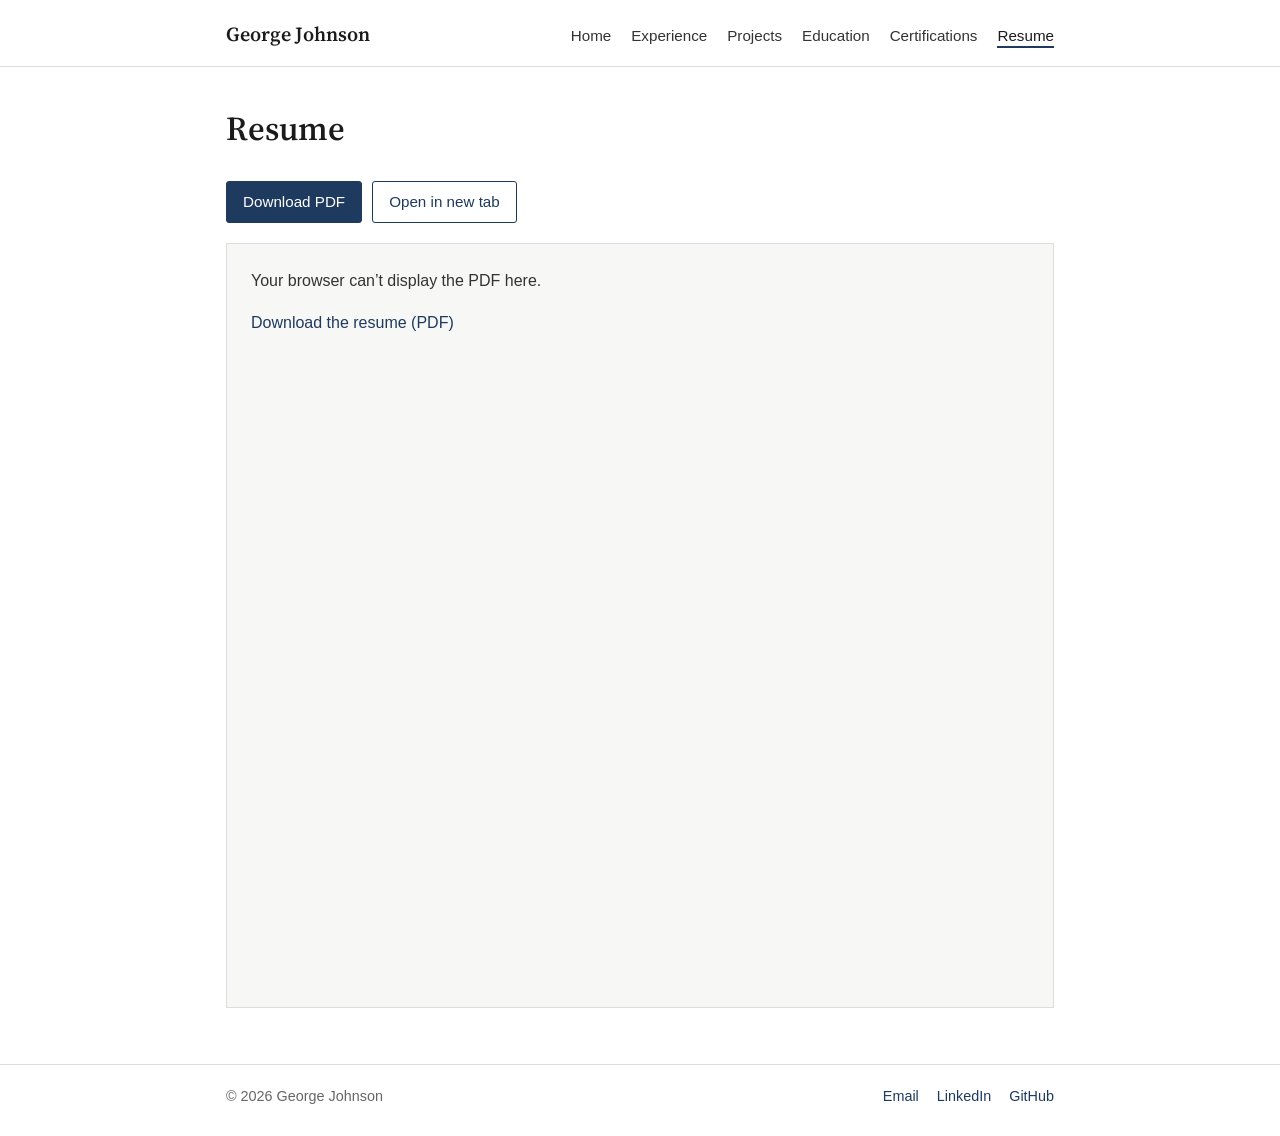
<file: resume.html>
<!DOCTYPE html>
<html lang="en">
<head>
  <meta charset="UTF-8" />
  <meta name="viewport" content="width=device-width, initial-scale=1.0" />
  <title>Resume — George Johnson</title>
  <meta name="description" content="Resume of George Johnson (PDF)." />
  <link rel="icon" href="data:image/svg+xml,%3Csvg xmlns='http://www.w3.org/2000/svg' viewBox='0 0 64 64'%3E%3Crect width='64' height='64' rx='6' fill='%231f3a5f'/%3E%3Ctext x='50%25' y='55%25' font-family='Georgia' font-size='30' fill='white' text-anchor='middle' dominant-baseline='middle'%3EGJ%3C/text%3E%3C/svg%3E" />
  <link rel="preconnect" href="https://fonts.googleapis.com" />
  <link rel="preconnect" href="https://fonts.gstatic.com" crossorigin />
  <link href="https://fonts.googleapis.com/css2?family=Source+Serif+4:wght@400;600&display=swap" rel="stylesheet" />
  <link rel="stylesheet" href="assets/css/style.css" />
</head>
<body>
  <a class="skip-link" href="#main">Skip to content</a>

  <header class="site-header">
    <div class="container">
      <a class="site-name" href="index.html">George Johnson</a>
      <nav class="site-nav" aria-label="Main">
        <ul>
          <li><a href="index.html">Home</a></li>
          <li><a href="experience.html">Experience</a></li>
          <li><a href="projects.html">Projects</a></li>
          <li><a href="education.html">Education</a></li>
          <li><a href="certifications.html">Certifications</a></li>
          <li><a href="resume.html">Resume</a></li>
        </ul>
      </nav>
    </div>
  </header>

  <main id="main">
    <div class="container">

      <div class="page-title">
        <h1>Resume</h1>
      </div>

      <div class="resume-actions">
        <a class="button primary" href="assets/Resume_JohnsonGeorge.pdf" download>Download PDF</a>
        <a class="button" href="assets/Resume_JohnsonGeorge.pdf" target="_blank" rel="noopener">Open in new tab</a>
      </div>

      <div class="resume-frame">
        <object data="assets/Resume_JohnsonGeorge.pdf" type="application/pdf" aria-label="Resume of George Johnson">
          <div class="resume-fallback">
            <p>Your browser can&rsquo;t display the PDF here.</p>
            <p><a href="assets/Resume_JohnsonGeorge.pdf">Download the resume (PDF)</a></p>
          </div>
        </object>
      </div>

    </div>
  </main>

  <footer class="site-footer">
    <div class="container">
      <span>&copy; <span id="year">2026</span> George Johnson</span>
      <span class="footer-links">
        <a href="mailto:george.johnson022004@gmail.com">Email</a>
        <a href="https://www.linkedin.com/in/george-thomas-johnson/" target="_blank" rel="noopener">LinkedIn</a>
        <a href="https://github.com/GeorgeJohnson04" target="_blank" rel="noopener">GitHub</a>
      </span>
    </div>
  </footer>

  <script src="assets/js/main.js" defer></script>
</body>
</html>
</file>
<file: assets/css/style.css>
/* George Johnson — site styles */

:root {
  --ink: #1b1b1b;
  --text: #333;
  --muted: #666;
  --rule: #dddddd;
  --bg: #ffffff;
  --bg-alt: #f7f7f5;
  --accent: #1f3a5f;
  --serif: "Source Serif 4", Georgia, "Times New Roman", serif;
  --sans: -apple-system, "Segoe UI", "Helvetica Neue", Arial, sans-serif;
  --width: 860px;
}

*, *::before, *::after { box-sizing: border-box; }

html { -webkit-text-size-adjust: 100%; }

body {
  margin: 0;
  background: var(--bg);
  color: var(--text);
  font-family: var(--sans);
  font-size: 16px;
  line-height: 1.6;
}

img { max-width: 100%; height: auto; display: block; }

a { color: var(--accent); text-decoration: none; }
a:hover { text-decoration: underline; }

h1, h2, h3 {
  font-family: var(--serif);
  color: var(--ink);
  font-weight: 600;
  line-height: 1.25;
}

h1 { font-size: 2.1rem; margin: 0 0 .35rem; }
h2 { font-size: 1.35rem; margin: 0 0 1rem; }
h3 { font-size: 1.1rem; margin: 0; }

p { margin: 0 0 1rem; }

ul { margin: .5rem 0 0; padding-left: 1.2rem; }
li { margin-bottom: .3rem; }

.container {
  max-width: var(--width);
  margin: 0 auto;
  padding: 0 16px;
}

.skip-link {
  position: absolute;
  left: -9999px;
}
.skip-link:focus {
  left: 16px;
  top: 8px;
  background: var(--bg);
  padding: 6px 10px;
  border: 1px solid var(--rule);
  z-index: 10;
}

/* ---------- Header ---------- */
.site-header {
  border-bottom: 1px solid var(--rule);
  background: var(--bg);
}
.site-header .container {
  display: flex;
  flex-wrap: wrap;
  align-items: baseline;
  justify-content: space-between;
  gap: 8px 24px;
  padding-top: 18px;
  padding-bottom: 16px;
}
.site-name {
  font-family: var(--serif);
  font-size: 1.25rem;
  font-weight: 600;
  color: var(--ink);
}
.site-name:hover { text-decoration: none; }

.site-nav ul {
  list-style: none;
  margin: 0;
  padding: 0;
  display: flex;
  flex-wrap: wrap;
  gap: 4px 20px;
}
.site-nav li { margin: 0; }
.site-nav a {
  color: var(--text);
  font-size: .95rem;
  padding-bottom: 2px;
  border-bottom: 2px solid transparent;
}
.site-nav a:hover { color: var(--accent); text-decoration: none; }
.site-nav a.active {
  color: var(--ink);
  border-bottom-color: var(--accent);
}

/* ---------- Page structure ---------- */
main { padding: 40px 0 56px; }

.page-title {
  margin-bottom: 32px;
}
.page-title p {
  color: var(--muted);
  margin: 0;
}

.section { margin-bottom: 40px; }
.section > h2 {
  padding-bottom: 6px;
  border-bottom: 1px solid var(--rule);
}

/* ---------- Home intro ---------- */
.intro {
  display: flex;
  gap: 28px;
  align-items: center;
  margin-bottom: 40px;
}
.intro img {
  width: 140px;
  height: 140px;
  object-fit: cover;
  border-radius: 4px;
  flex-shrink: 0;
}
.intro .role {
  font-size: 1.05rem;
  color: var(--text);
  margin: 0 0 .25rem;
}
.intro .location {
  color: var(--muted);
  margin: 0 0 .75rem;
}
.contact-links {
  display: flex;
  flex-wrap: wrap;
  gap: 4px 18px;
  font-size: .95rem;
  margin: 0;
}

/* ---------- Entries (jobs, degrees, projects) ---------- */
.entry {
  margin-bottom: 28px;
}
.entry:last-child { margin-bottom: 0; }

.entry-head {
  display: flex;
  flex-wrap: wrap;
  justify-content: space-between;
  align-items: baseline;
  gap: 2px 16px;
}
.entry-dates {
  color: var(--muted);
  font-size: .92rem;
  white-space: nowrap;
}
.entry-sub {
  color: var(--muted);
  font-size: .95rem;
  margin: 2px 0 0;
}
.entry ul { margin-top: .5rem; }

.entry-links {
  margin: .6rem 0 0;
  font-size: .92rem;
  display: flex;
  flex-wrap: wrap;
  gap: 4px 18px;
}

.entry-fig {
  margin: .9rem 0 0;
  max-width: 420px;
  border: 1px solid var(--rule);
}

.status {
  color: var(--muted);
  font-size: .92rem;
  font-style: italic;
}

/* ---------- Summary list on home page ---------- */
.summary-list {
  list-style: none;
  padding: 0;
  margin: 0;
}
.summary-list li {
  display: flex;
  flex-wrap: wrap;
  justify-content: space-between;
  gap: 2px 16px;
  padding: 10px 0;
  border-bottom: 1px solid var(--rule);
  margin: 0;
}
.summary-list li:first-child { padding-top: 0; }
.summary-list .what strong { color: var(--ink); font-weight: 600; }
.summary-list .when { color: var(--muted); font-size: .92rem; white-space: nowrap; }

/* ---------- Skills ---------- */
.skills {
  display: grid;
  grid-template-columns: 170px 1fr;
  gap: 8px 20px;
  margin: 0;
}
.skills dt {
  font-weight: 600;
  color: var(--ink);
}
.skills dd { margin: 0; }

/* ---------- Certifications ---------- */
.cert-list {
  list-style: none;
  padding: 0;
  margin: 0;
}
.cert-list li {
  display: flex;
  flex-wrap: wrap;
  justify-content: space-between;
  align-items: baseline;
  gap: 2px 16px;
  padding: 10px 0;
  border-bottom: 1px solid var(--rule);
  margin: 0;
}
.cert-list li:first-child { padding-top: 0; }
.cert-name { color: var(--ink); }
.cert-meta { color: var(--muted); font-size: .92rem; }

/* ---------- Resume ---------- */
.resume-actions {
  display: flex;
  flex-wrap: wrap;
  gap: 10px;
  margin-bottom: 20px;
}
.button {
  display: inline-block;
  padding: 8px 16px;
  border: 1px solid var(--accent);
  border-radius: 3px;
  font-size: .95rem;
  color: var(--accent);
  background: var(--bg);
}
.button:hover { text-decoration: none; background: var(--bg-alt); }
.button.primary { background: var(--accent); color: #fff; }
.button.primary:hover { background: #172d4a; }

.resume-frame {
  border: 1px solid var(--rule);
  height: 1100px;
  max-height: 85vh;
}
.resume-frame object {
  width: 100%;
  height: 100%;
  display: block;
}
.resume-fallback {
  padding: 24px;
  background: var(--bg-alt);
  height: 100%;
}

/* ---------- Footer ---------- */
.site-footer {
  border-top: 1px solid var(--rule);
  padding: 20px 0 28px;
  color: var(--muted);
  font-size: .9rem;
}
.site-footer .container {
  display: flex;
  flex-wrap: wrap;
  justify-content: space-between;
  gap: 8px 20px;
}
.site-footer .footer-links {
  display: flex;
  flex-wrap: wrap;
  gap: 4px 18px;
}

/* ---------- Small screens ---------- */
@media (max-width: 640px) {
  h1 { font-size: 1.75rem; }
  main { padding-top: 28px; }
  .intro { flex-direction: column; align-items: flex-start; gap: 18px; }
  .intro img { width: 110px; height: 110px; }
  .skills { grid-template-columns: 1fr; gap: 2px; }
  .skills dd { margin-bottom: 10px; }
  .resume-frame { height: 70vh; }
}

@media print {
  .site-header, .site-footer { display: none; }
  main { padding: 0; }
  a { color: var(--ink); }
}
</file>
